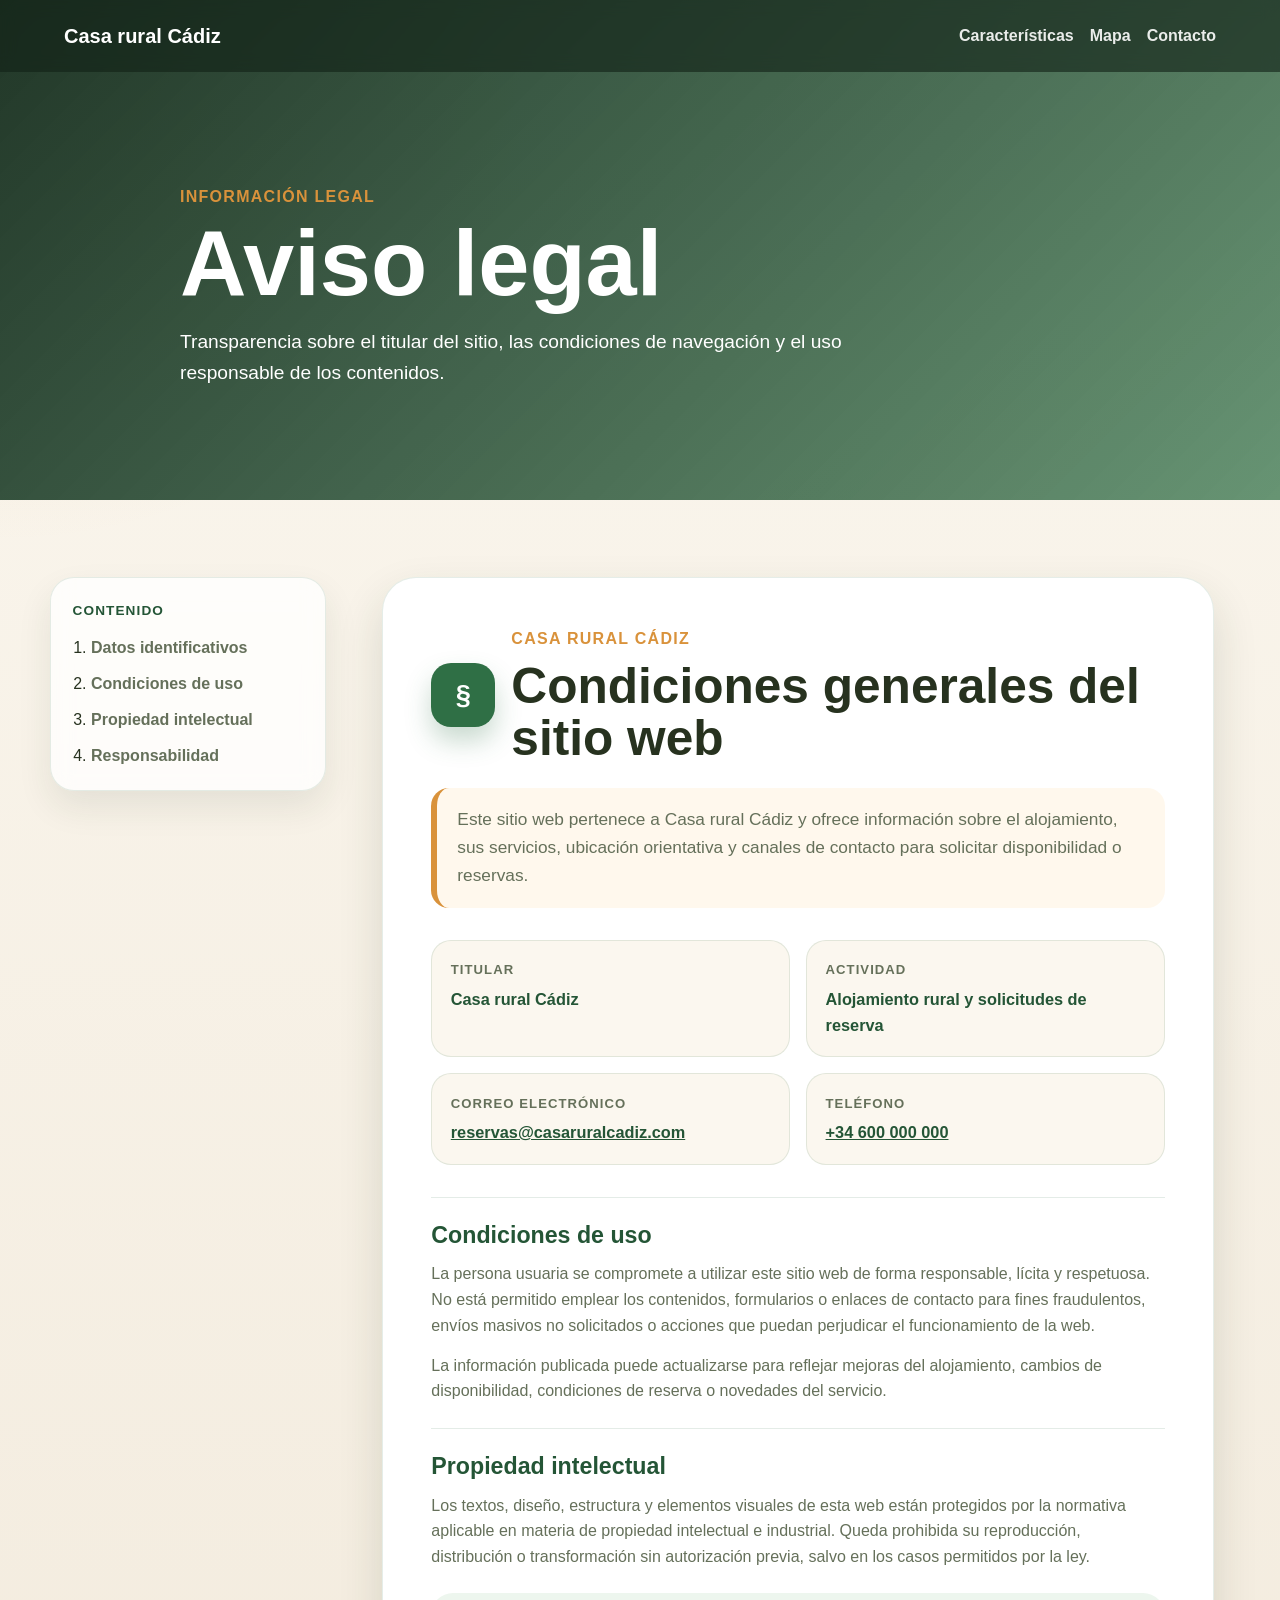
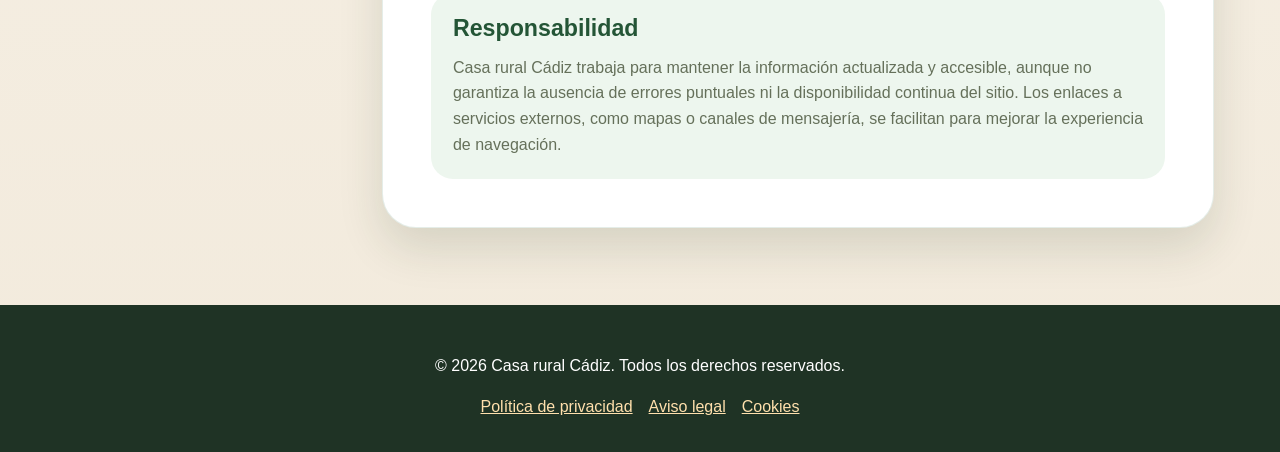
<file: aviso-legal.html>
<!DOCTYPE html>
<html lang="es">
<head>
  <meta charset="UTF-8">
  <meta name="viewport" content="width=device-width, initial-scale=1.0">
  <meta name="description" content="Aviso legal de Casa rural Cádiz con datos identificativos, condiciones de uso, propiedad intelectual y responsabilidad.">
  <title>Aviso legal | Casa rural Cádiz</title>
  <link rel="stylesheet" href="styles.css">
</head>
<body class="legal-page">
  <header class="legal-hero">
    <nav class="navbar legal-navbar" aria-label="Navegación legal">
      <a class="brand" href="index.html">Casa rural Cádiz</a>
      <ul class="nav-links">
        <li><a href="index.html#caracteristicas">Características</a></li>
        <li><a href="index.html#ubicacion">Mapa</a></li>
        <li><a href="index.html#contacto">Contacto</a></li>
      </ul>
    </nav>
    <div class="legal-hero-content">
      <p class="eyebrow">Información legal</p>
      <h1>Aviso legal</h1>
      <p>Transparencia sobre el titular del sitio, las condiciones de navegación y el uso responsable de los contenidos.</p>
    </div>
  </header>

  <main class="legal-layout">
    <aside class="legal-sidebar" aria-label="Índice del aviso legal">
      <p class="sidebar-title">Contenido</p>
      <ol>
        <li><a href="#datos">Datos identificativos</a></li>
        <li><a href="#uso">Condiciones de uso</a></li>
        <li><a href="#propiedad">Propiedad intelectual</a></li>
        <li><a href="#responsabilidad">Responsabilidad</a></li>
      </ol>
    </aside>

    <section class="legal-card" aria-labelledby="aviso-title">
      <div class="legal-card-header">
        <span class="legal-icon" aria-hidden="true">§</span>
        <div>
          <p class="section-kicker">Casa rural Cádiz</p>
          <h2 id="aviso-title">Condiciones generales del sitio web</h2>
        </div>
      </div>

      <p class="legal-intro">Este sitio web pertenece a Casa rural Cádiz y ofrece información sobre el alojamiento, sus servicios, ubicación orientativa y canales de contacto para solicitar disponibilidad o reservas.</p>

      <div class="legal-info-grid" id="datos">
        <article>
          <span>Titular</span>
          <strong>Casa rural Cádiz</strong>
        </article>
        <article>
          <span>Actividad</span>
          <strong>Alojamiento rural y solicitudes de reserva</strong>
        </article>
        <article>
          <span>Correo electrónico</span>
          <strong><a href="mailto:reservas@casaruralcadiz.com">reservas@casaruralcadiz.com</a></strong>
        </article>
        <article>
          <span>Teléfono</span>
          <strong><a href="tel:+34600000000">+34 600 000 000</a></strong>
        </article>
      </div>

      <div class="legal-section" id="uso">
        <h3>Condiciones de uso</h3>
        <p>La persona usuaria se compromete a utilizar este sitio web de forma responsable, lícita y respetuosa. No está permitido emplear los contenidos, formularios o enlaces de contacto para fines fraudulentos, envíos masivos no solicitados o acciones que puedan perjudicar el funcionamiento de la web.</p>
        <p>La información publicada puede actualizarse para reflejar mejoras del alojamiento, cambios de disponibilidad, condiciones de reserva o novedades del servicio.</p>
      </div>

      <div class="legal-section" id="propiedad">
        <h3>Propiedad intelectual</h3>
        <p>Los textos, diseño, estructura y elementos visuales de esta web están protegidos por la normativa aplicable en materia de propiedad intelectual e industrial. Queda prohibida su reproducción, distribución o transformación sin autorización previa, salvo en los casos permitidos por la ley.</p>
      </div>

      <div class="legal-section legal-highlight" id="responsabilidad">
        <h3>Responsabilidad</h3>
        <p>Casa rural Cádiz trabaja para mantener la información actualizada y accesible, aunque no garantiza la ausencia de errores puntuales ni la disponibilidad continua del sitio. Los enlaces a servicios externos, como mapas o canales de mensajería, se facilitan para mejorar la experiencia de navegación.</p>
      </div>
    </section>
  </main>

  <footer class="site-footer">
    <p>&copy; 2026 Casa rural Cádiz. Todos los derechos reservados.</p>
    <ul>
      <li><a href="politica-privacidad.html">Política de privacidad</a></li>
      <li><a href="aviso-legal.html">Aviso legal</a></li>
      <li><a href="cookies.html">Cookies</a></li>
    </ul>
  </footer>
</body>
</html>
</file>
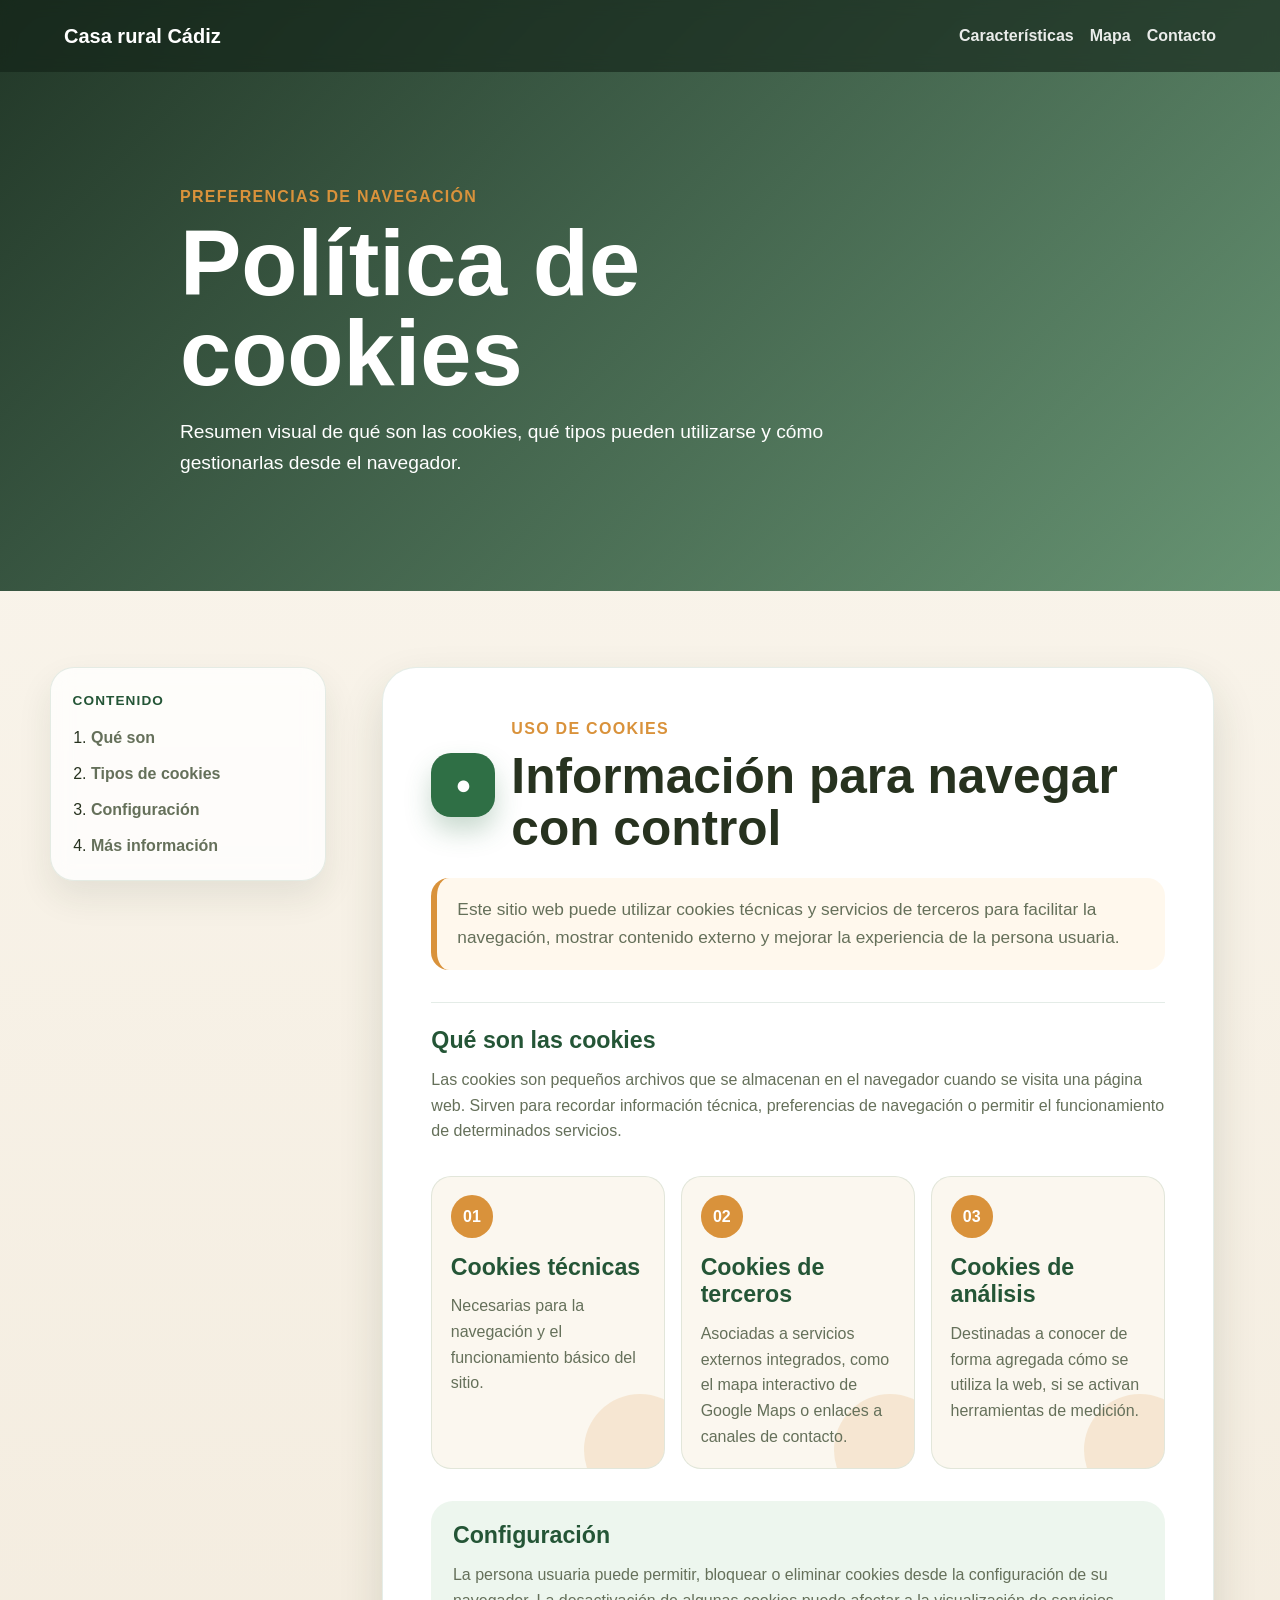
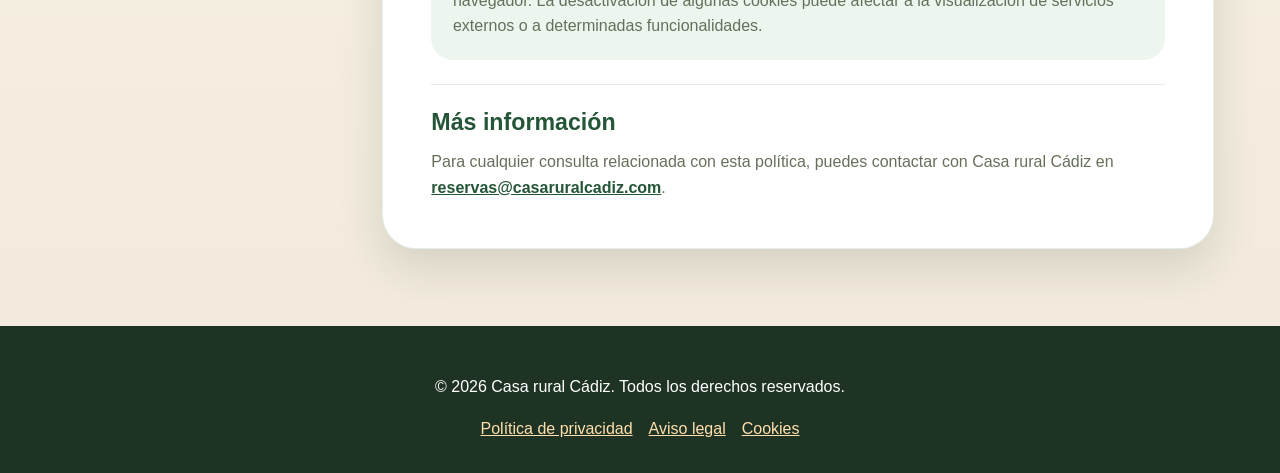
<file: cookies.html>
<!DOCTYPE html>
<html lang="es">
<head>
  <meta charset="UTF-8">
  <meta name="viewport" content="width=device-width, initial-scale=1.0">
  <meta name="description" content="Política de cookies de Casa rural Cádiz con explicación de cookies técnicas, de terceros, análisis y configuración del navegador.">
  <title>Política de cookies | Casa rural Cádiz</title>
  <link rel="stylesheet" href="styles.css">
</head>
<body class="legal-page">
  <header class="legal-hero cookies-hero">
    <nav class="navbar legal-navbar" aria-label="Navegación legal">
      <a class="brand" href="index.html">Casa rural Cádiz</a>
      <ul class="nav-links">
        <li><a href="index.html#caracteristicas">Características</a></li>
        <li><a href="index.html#ubicacion">Mapa</a></li>
        <li><a href="index.html#contacto">Contacto</a></li>
      </ul>
    </nav>
    <div class="legal-hero-content">
      <p class="eyebrow">Preferencias de navegación</p>
      <h1>Política de cookies</h1>
      <p>Resumen visual de qué son las cookies, qué tipos pueden utilizarse y cómo gestionarlas desde el navegador.</p>
    </div>
  </header>

  <main class="legal-layout">
    <aside class="legal-sidebar" aria-label="Índice de cookies">
      <p class="sidebar-title">Contenido</p>
      <ol>
        <li><a href="#que-son">Qué son</a></li>
        <li><a href="#tipos">Tipos de cookies</a></li>
        <li><a href="#configuracion">Configuración</a></li>
        <li><a href="#contacto">Más información</a></li>
      </ol>
    </aside>

    <section class="legal-card" aria-labelledby="cookies-title">
      <div class="legal-card-header">
        <span class="legal-icon" aria-hidden="true">●</span>
        <div>
          <p class="section-kicker">Uso de cookies</p>
          <h2 id="cookies-title">Información para navegar con control</h2>
        </div>
      </div>

      <p class="legal-intro">Este sitio web puede utilizar cookies técnicas y servicios de terceros para facilitar la navegación, mostrar contenido externo y mejorar la experiencia de la persona usuaria.</p>

      <div class="legal-section" id="que-son">
        <h3>Qué son las cookies</h3>
        <p>Las cookies son pequeños archivos que se almacenan en el navegador cuando se visita una página web. Sirven para recordar información técnica, preferencias de navegación o permitir el funcionamiento de determinados servicios.</p>
      </div>

      <div class="cookie-types" id="tipos" aria-label="Tipos de cookies que pueden emplearse">
        <article>
          <span class="cookie-badge">01</span>
          <h3>Cookies técnicas</h3>
          <p>Necesarias para la navegación y el funcionamiento básico del sitio.</p>
        </article>
        <article>
          <span class="cookie-badge">02</span>
          <h3>Cookies de terceros</h3>
          <p>Asociadas a servicios externos integrados, como el mapa interactivo de Google Maps o enlaces a canales de contacto.</p>
        </article>
        <article>
          <span class="cookie-badge">03</span>
          <h3>Cookies de análisis</h3>
          <p>Destinadas a conocer de forma agregada cómo se utiliza la web, si se activan herramientas de medición.</p>
        </article>
      </div>

      <div class="legal-section legal-highlight" id="configuracion">
        <h3>Configuración</h3>
        <p>La persona usuaria puede permitir, bloquear o eliminar cookies desde la configuración de su navegador. La desactivación de algunas cookies puede afectar a la visualización de servicios externos o a determinadas funcionalidades.</p>
      </div>

      <div class="legal-section" id="contacto">
        <h3>Más información</h3>
        <p>Para cualquier consulta relacionada con esta política, puedes contactar con Casa rural Cádiz en <a href="mailto:reservas@casaruralcadiz.com">reservas@casaruralcadiz.com</a>.</p>
      </div>
    </section>
  </main>

  <footer class="site-footer">
    <p>&copy; 2026 Casa rural Cádiz. Todos los derechos reservados.</p>
    <ul>
      <li><a href="politica-privacidad.html">Política de privacidad</a></li>
      <li><a href="aviso-legal.html">Aviso legal</a></li>
      <li><a href="cookies.html">Cookies</a></li>
    </ul>
  </footer>
</body>
</html>
</file>
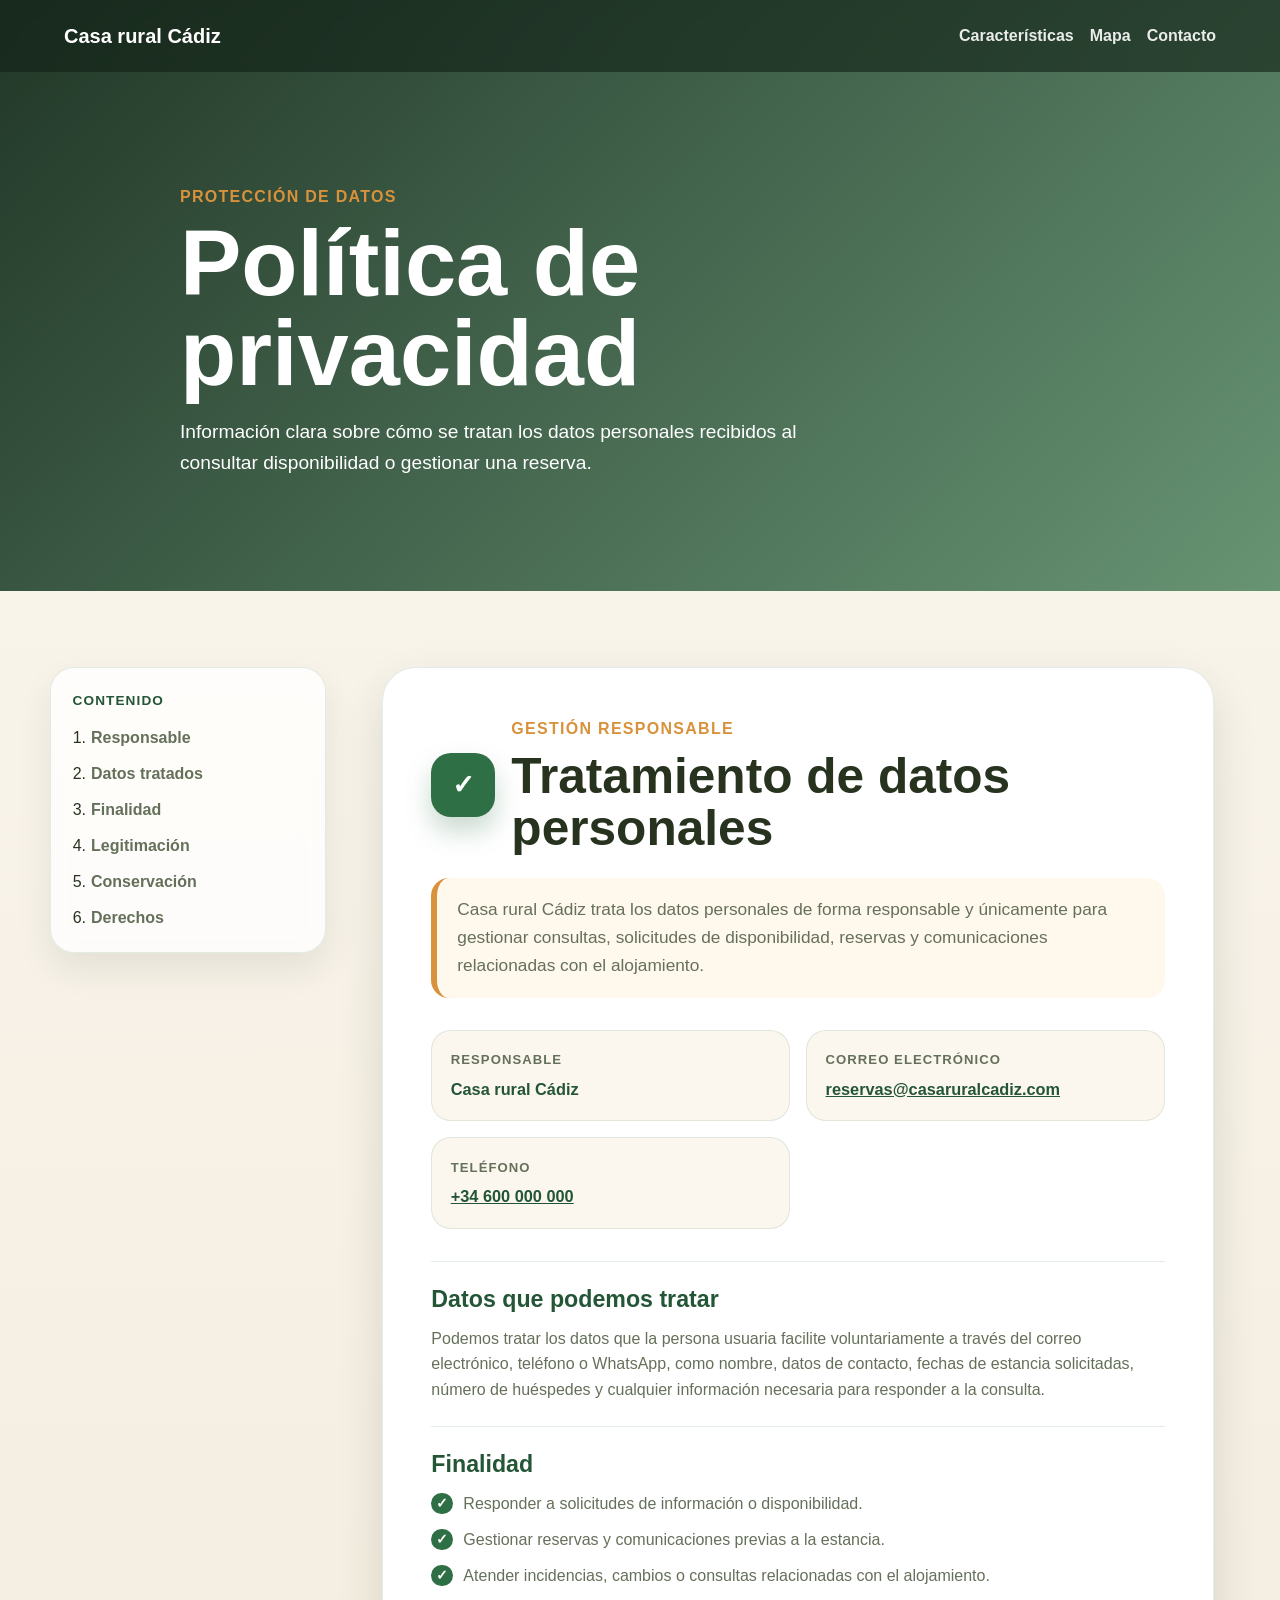
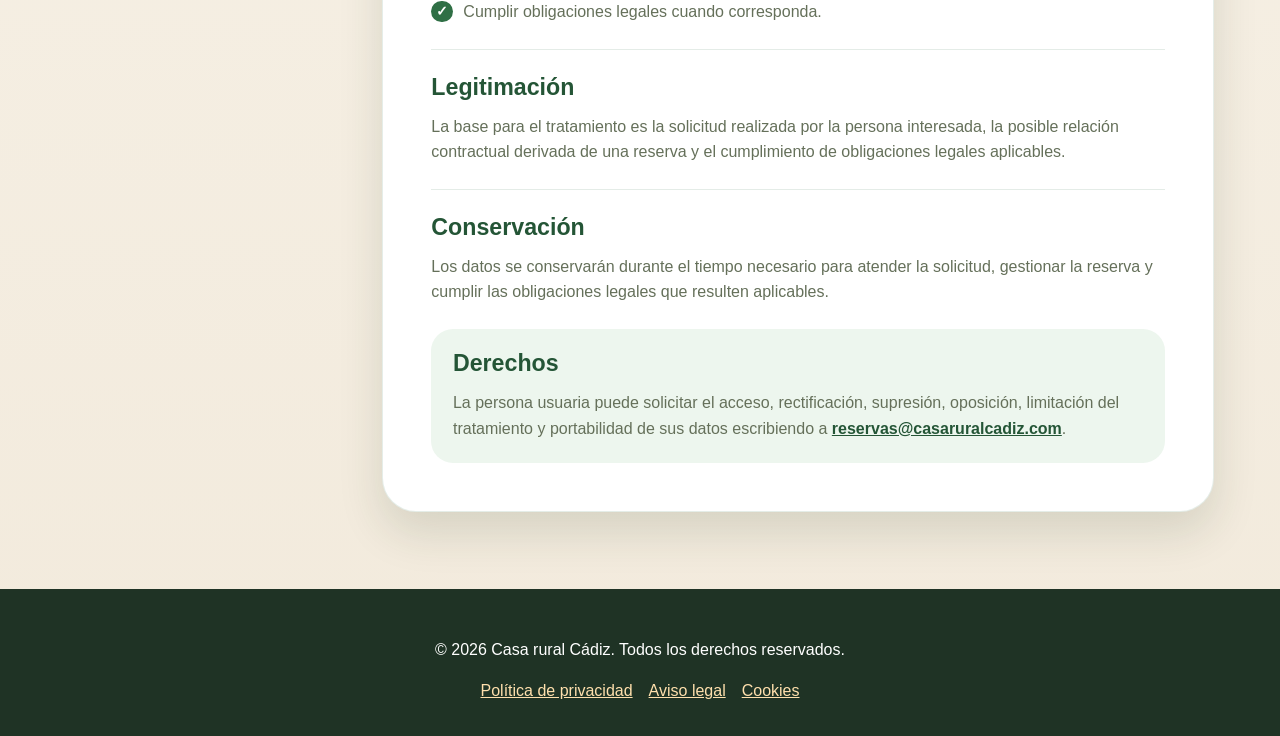
<file: politica-privacidad.html>
<!DOCTYPE html>
<html lang="es">
<head>
  <meta charset="UTF-8">
  <meta name="viewport" content="width=device-width, initial-scale=1.0">
  <meta name="description" content="Política de privacidad de Casa rural Cádiz: responsable, datos tratados, finalidad, legitimación, conservación y derechos.">
  <title>Política de privacidad | Casa rural Cádiz</title>
  <link rel="stylesheet" href="styles.css">
</head>
<body class="legal-page">
  <header class="legal-hero privacy-hero">
    <nav class="navbar legal-navbar" aria-label="Navegación legal">
      <a class="brand" href="index.html">Casa rural Cádiz</a>
      <ul class="nav-links">
        <li><a href="index.html#caracteristicas">Características</a></li>
        <li><a href="index.html#ubicacion">Mapa</a></li>
        <li><a href="index.html#contacto">Contacto</a></li>
      </ul>
    </nav>
    <div class="legal-hero-content">
      <p class="eyebrow">Protección de datos</p>
      <h1>Política de privacidad</h1>
      <p>Información clara sobre cómo se tratan los datos personales recibidos al consultar disponibilidad o gestionar una reserva.</p>
    </div>
  </header>

  <main class="legal-layout">
    <aside class="legal-sidebar" aria-label="Índice de privacidad">
      <p class="sidebar-title">Contenido</p>
      <ol>
        <li><a href="#responsable">Responsable</a></li>
        <li><a href="#datos">Datos tratados</a></li>
        <li><a href="#finalidad">Finalidad</a></li>
        <li><a href="#legitimacion">Legitimación</a></li>
        <li><a href="#conservacion">Conservación</a></li>
        <li><a href="#derechos">Derechos</a></li>
      </ol>
    </aside>

    <section class="legal-card" aria-labelledby="privacidad-title">
      <div class="legal-card-header">
        <span class="legal-icon" aria-hidden="true">✓</span>
        <div>
          <p class="section-kicker">Gestión responsable</p>
          <h2 id="privacidad-title">Tratamiento de datos personales</h2>
        </div>
      </div>

      <p class="legal-intro">Casa rural Cádiz trata los datos personales de forma responsable y únicamente para gestionar consultas, solicitudes de disponibilidad, reservas y comunicaciones relacionadas con el alojamiento.</p>

      <div class="legal-info-grid" id="responsable">
        <article>
          <span>Responsable</span>
          <strong>Casa rural Cádiz</strong>
        </article>
        <article>
          <span>Correo electrónico</span>
          <strong><a href="mailto:reservas@casaruralcadiz.com">reservas@casaruralcadiz.com</a></strong>
        </article>
        <article>
          <span>Teléfono</span>
          <strong><a href="tel:+34600000000">+34 600 000 000</a></strong>
        </article>
      </div>

      <div class="legal-section" id="datos">
        <h3>Datos que podemos tratar</h3>
        <p>Podemos tratar los datos que la persona usuaria facilite voluntariamente a través del correo electrónico, teléfono o WhatsApp, como nombre, datos de contacto, fechas de estancia solicitadas, número de huéspedes y cualquier información necesaria para responder a la consulta.</p>
      </div>

      <div class="legal-section" id="finalidad">
        <h3>Finalidad</h3>
        <ul class="legal-checklist">
          <li>Responder a solicitudes de información o disponibilidad.</li>
          <li>Gestionar reservas y comunicaciones previas a la estancia.</li>
          <li>Atender incidencias, cambios o consultas relacionadas con el alojamiento.</li>
          <li>Cumplir obligaciones legales cuando corresponda.</li>
        </ul>
      </div>

      <div class="legal-section" id="legitimacion">
        <h3>Legitimación</h3>
        <p>La base para el tratamiento es la solicitud realizada por la persona interesada, la posible relación contractual derivada de una reserva y el cumplimiento de obligaciones legales aplicables.</p>
      </div>

      <div class="legal-section" id="conservacion">
        <h3>Conservación</h3>
        <p>Los datos se conservarán durante el tiempo necesario para atender la solicitud, gestionar la reserva y cumplir las obligaciones legales que resulten aplicables.</p>
      </div>

      <div class="legal-section legal-highlight" id="derechos">
        <h3>Derechos</h3>
        <p>La persona usuaria puede solicitar el acceso, rectificación, supresión, oposición, limitación del tratamiento y portabilidad de sus datos escribiendo a <a href="mailto:reservas@casaruralcadiz.com">reservas@casaruralcadiz.com</a>.</p>
      </div>
    </section>
  </main>

  <footer class="site-footer">
    <p>&copy; 2026 Casa rural Cádiz. Todos los derechos reservados.</p>
    <ul>
      <li><a href="politica-privacidad.html">Política de privacidad</a></li>
      <li><a href="aviso-legal.html">Aviso legal</a></li>
      <li><a href="cookies.html">Cookies</a></li>
    </ul>
  </footer>
</body>
</html>
</file>
<file: styles.css>
:root {
  --bg: #fbf7ef;
  --card: #ffffff;
  --text: #27321f;
  --muted: #65705a;
  --primary: #2f6f45;
  --primary-dark: #245536;
  --accent: #d9923b;
  --shadow: 0 20px 45px rgba(37, 55, 31, 0.14);
}

* {
  box-sizing: border-box;
}

html {
  scroll-behavior: smooth;
}

body {
  margin: 0;
  font-family: Arial, Helvetica, sans-serif;
  color: var(--text);
  background: var(--bg);
  line-height: 1.6;
}

img {
  display: block;
  width: 100%;
  height: auto;
}

a {
  color: inherit;
}

.site-header {
  min-height: 86vh;
  color: #fff;
  background:
    linear-gradient(90deg, rgba(20, 44, 29, 0.88), rgba(20, 44, 29, 0.36)),
    url("https://images.unsplash.com/photo-1518732714860-b62714ce0c59?auto=format&fit=crop&w=1800&q=80") center/cover;
}

.navbar {
  display: flex;
  align-items: center;
  justify-content: space-between;
  gap: 1rem;
  padding: 1.25rem clamp(1rem, 5vw, 4rem);
  background: rgba(18, 35, 24, 0.48);
  backdrop-filter: blur(8px);
  position: sticky;
  top: 0;
  z-index: 10;
}

.brand {
  font-size: 1.25rem;
  font-weight: 800;
  text-decoration: none;
}

.nav-links {
  display: flex;
  flex-wrap: wrap;
  justify-content: flex-end;
  gap: 0.35rem 1rem;
  margin: 0;
  padding: 0;
  list-style: none;
}

.nav-links a {
  text-decoration: none;
  font-weight: 700;
  opacity: 0.9;
}

.nav-links a:hover,
.nav-links a:focus {
  color: #ffe0ad;
}

.hero-content {
  width: min(760px, calc(100% - 2rem));
  padding: clamp(5rem, 12vw, 9rem) 0 4rem;
  margin-left: clamp(1rem, 6vw, 5rem);
}

.eyebrow,
.section-kicker {
  margin: 0 0 0.5rem;
  color: var(--accent);
  font-weight: 800;
  letter-spacing: 0.08em;
  text-transform: uppercase;
}

.hero-content h1 {
  margin: 0;
  font-size: clamp(2.5rem, 7vw, 5.5rem);
  line-height: 1.02;
}

.hero-content p:not(.eyebrow) {
  max-width: 650px;
  font-size: 1.2rem;
}

.hero-actions {
  display: flex;
  flex-wrap: wrap;
  gap: 1rem;
  margin-top: 2rem;
}

.button {
  display: inline-flex;
  align-items: center;
  justify-content: center;
  min-height: 48px;
  padding: 0.85rem 1.25rem;
  border-radius: 999px;
  color: #fff;
  font-weight: 800;
  text-decoration: none;
  box-shadow: var(--shadow);
}

.button.primary {
  background: var(--accent);
}

.button.whatsapp {
  background: #25d366;
}

main > section {
  width: min(1120px, calc(100% - 2rem));
  margin: 0 auto;
  padding: clamp(3rem, 7vw, 5rem) 0;
}

.photo-main {
  display: grid;
  grid-template-columns: 0.78fr 1.22fr;
  gap: 2rem;
  align-items: center;
}

.photo-main h2,
.features h2,
.section-heading h2,
.gallery h2,
.reviews h2 {
  margin: 0 0 1rem;
  font-size: clamp(2rem, 4vw, 3rem);
  line-height: 1.1;
}

.photo-main img,
.map-wrapper,
.gallery-grid img,
blockquote {
  border-radius: 24px;
  box-shadow: var(--shadow);
}

.photo-main img {
  height: min(64vh, 560px);
  object-fit: cover;
}

.features-grid,
.reviews-grid {
  display: grid;
  grid-template-columns: repeat(3, 1fr);
  gap: 1rem;
}

.features-grid article {
  padding: 1.25rem;
  border-left: 6px solid var(--accent);
  border-radius: 18px;
  background: var(--card);
  font-size: 1.1rem;
  font-weight: 800;
  box-shadow: var(--shadow);
}

.map-section {
  display: grid;
  grid-template-columns: 0.8fr 1.2fr;
  gap: 2rem;
  align-items: center;
}

.section-heading p:last-child,
.section-text {
  color: var(--muted);
}

.map-wrapper {
  overflow: hidden;
  min-height: 420px;
  background: #d9e7d5;
}

.map-wrapper iframe {
  width: 100%;
  height: 420px;
  border: 0;
}

.gallery-grid {
  display: grid;
  grid-template-columns: repeat(3, 1fr);
  gap: 1rem;
}

.gallery-grid img {
  height: 245px;
  object-fit: cover;
}

blockquote {
  margin: 0;
  padding: 1.5rem;
  background: var(--card);
}

blockquote p {
  margin-top: 0;
}

blockquote footer {
  color: var(--primary-dark);
  font-weight: 800;
}

.site-footer {
  padding: 2rem clamp(1rem, 5vw, 4rem);
  color: #fff;
  background: #1f3325;
  text-align: center;
}

.site-footer ul {
  display: flex;
  flex-wrap: wrap;
  justify-content: center;
  gap: 1rem;
  margin: 1rem 0 0;
  padding: 0;
  list-style: none;
}

.site-footer a {
  color: #ffe0ad;
}

@media (max-width: 900px) {
  .photo-main,
  .map-section {
    grid-template-columns: 1fr;
  }

  .features-grid,
  .gallery-grid,
  .reviews-grid {
    grid-template-columns: repeat(2, 1fr);
  }
}

@media (max-width: 640px) {
  .navbar {
    align-items: flex-start;
    flex-direction: column;
  }

  .nav-links {
    justify-content: flex-start;
  }

  .hero-content {
    margin-left: 1rem;
  }

  .features-grid,
  .gallery-grid,
  .reviews-grid {
    grid-template-columns: 1fr;
  }

  .photo-main img,
  .gallery-grid img,
  .map-wrapper,
  .map-wrapper iframe {
    min-height: 280px;
    height: 280px;
  }
}

.legal-page {
  background:
    radial-gradient(circle at top left, rgba(217, 146, 59, 0.18), transparent 34rem),
    linear-gradient(180deg, #fbf7ef 0%, #f2eadc 100%);
}

.legal-hero {
  min-height: 48vh;
  color: #fff;
  background:
    linear-gradient(135deg, rgba(20, 44, 29, 0.94), rgba(47, 111, 69, 0.72)),
    url("https://images.unsplash.com/photo-1494526585095-c41746248156?auto=format&fit=crop&w=1800&q=80") center/cover;
}

.privacy-hero {
  background:
    linear-gradient(135deg, rgba(20, 44, 29, 0.94), rgba(47, 111, 69, 0.72)),
    url("https://images.unsplash.com/photo-1505693416388-ac5ce068fe85?auto=format&fit=crop&w=1800&q=80") center/cover;
}

.cookies-hero {
  background:
    linear-gradient(135deg, rgba(20, 44, 29, 0.94), rgba(47, 111, 69, 0.72)),
    url("https://images.unsplash.com/photo-1510798831971-661eb04b3739?auto=format&fit=crop&w=1800&q=80") center/cover;
}

.legal-navbar {
  background: rgba(18, 35, 24, 0.62);
}

.legal-hero-content {
  width: min(920px, calc(100% - 2rem));
  margin: 0 auto;
  padding: clamp(4rem, 10vw, 7rem) 0;
}

.legal-hero-content h1 {
  max-width: 780px;
  margin: 0;
  font-size: clamp(2.75rem, 8vw, 5.75rem);
  line-height: 0.98;
}

.legal-hero-content p:not(.eyebrow) {
  max-width: 680px;
  margin-bottom: 0;
  font-size: 1.2rem;
}

.legal-layout {
  display: grid;
  grid-template-columns: minmax(220px, 0.32fr) minmax(0, 1fr);
  gap: clamp(1.25rem, 4vw, 2.5rem);
  width: min(1180px, calc(100% - 2rem));
  margin: 0 auto;
  padding: clamp(2.5rem, 6vw, 5rem) 0;
}

.legal-sidebar {
  position: sticky;
  top: 5.5rem;
  align-self: start;
  padding: 1.35rem;
  border: 1px solid rgba(47, 111, 69, 0.12);
  border-radius: 24px;
  background: rgba(255, 255, 255, 0.78);
  box-shadow: 0 16px 35px rgba(37, 55, 31, 0.09);
  backdrop-filter: blur(10px);
}

.sidebar-title {
  margin: 0 0 0.85rem;
  color: var(--primary-dark);
  font-size: 0.85rem;
  font-weight: 900;
  letter-spacing: 0.08em;
  text-transform: uppercase;
}

.legal-sidebar ol {
  display: grid;
  gap: 0.65rem;
  margin: 0;
  padding-left: 1.15rem;
}

.legal-sidebar a {
  color: var(--muted);
  font-weight: 800;
  text-decoration: none;
}

.legal-sidebar a:hover,
.legal-sidebar a:focus {
  color: var(--primary);
}

.legal-card {
  padding: clamp(1.25rem, 4vw, 3rem);
  border: 1px solid rgba(47, 111, 69, 0.12);
  border-radius: 34px;
  background: var(--card);
  box-shadow: var(--shadow);
}

.legal-card-header {
  display: flex;
  align-items: center;
  gap: 1rem;
  margin-bottom: 1.5rem;
}

.legal-card-header h2 {
  margin: 0;
  font-size: clamp(1.9rem, 4vw, 3.1rem);
  line-height: 1.05;
}

.legal-icon {
  display: inline-grid;
  flex: 0 0 4rem;
  width: 4rem;
  height: 4rem;
  place-items: center;
  border-radius: 20px;
  color: #fff;
  background: var(--primary);
  font-size: 1.7rem;
  font-weight: 900;
  box-shadow: 0 14px 26px rgba(47, 111, 69, 0.26);
}

.legal-intro {
  margin: 0 0 2rem;
  padding: 1.15rem 1.25rem;
  border-left: 6px solid var(--accent);
  border-radius: 18px;
  color: var(--muted);
  background: #fff8ed;
  font-size: 1.08rem;
}

.legal-info-grid,
.cookie-types {
  display: grid;
  grid-template-columns: repeat(2, minmax(0, 1fr));
  gap: 1rem;
  margin: 2rem 0;
}

.legal-info-grid article,
.cookie-types article {
  padding: 1.15rem;
  border: 1px solid rgba(47, 111, 69, 0.12);
  border-radius: 20px;
  background: #fbf7ef;
}

.legal-info-grid span {
  display: block;
  margin-bottom: 0.35rem;
  color: var(--muted);
  font-size: 0.82rem;
  font-weight: 900;
  letter-spacing: 0.08em;
  text-transform: uppercase;
}

.legal-info-grid strong {
  display: block;
  color: var(--primary-dark);
  font-size: 1.02rem;
}

.legal-section {
  padding-top: 1.5rem;
  margin-top: 1.5rem;
  border-top: 1px solid rgba(47, 111, 69, 0.13);
}

.legal-section h3,
.cookie-types h3 {
  margin: 0 0 0.75rem;
  color: var(--primary-dark);
  font-size: 1.45rem;
  line-height: 1.2;
}

.legal-section p {
  margin: 0 0 0.9rem;
  color: var(--muted);
}

.legal-section p:last-child {
  margin-bottom: 0;
}

.legal-highlight {
  padding: 1.35rem;
  border: 0;
  border-radius: 22px;
  background: #edf6ee;
}

.legal-checklist {
  display: grid;
  gap: 0.65rem;
  margin: 0;
  padding: 0;
  list-style: none;
}

.legal-checklist li {
  position: relative;
  padding-left: 2rem;
  color: var(--muted);
}

.legal-checklist li::before {
  position: absolute;
  left: 0;
  top: 0.1rem;
  display: inline-grid;
  width: 1.35rem;
  height: 1.35rem;
  place-items: center;
  border-radius: 50%;
  color: #fff;
  background: var(--primary);
  content: "✓";
  font-size: 0.85rem;
  font-weight: 900;
}

.cookie-types {
  grid-template-columns: repeat(3, minmax(0, 1fr));
}

.cookie-types article {
  position: relative;
  overflow: hidden;
  min-height: 210px;
}

.cookie-types article::after {
  position: absolute;
  right: -2rem;
  bottom: -2.4rem;
  width: 7rem;
  height: 7rem;
  border-radius: 50%;
  background: rgba(217, 146, 59, 0.16);
  content: "";
}

.cookie-badge {
  display: inline-flex;
  align-items: center;
  justify-content: center;
  width: 2.65rem;
  height: 2.65rem;
  margin-bottom: 1rem;
  border-radius: 50%;
  color: #fff;
  background: var(--accent);
  font-weight: 900;
}

.cookie-types p {
  position: relative;
  z-index: 1;
  margin: 0;
  color: var(--muted);
}

.legal-card a {
  color: var(--primary-dark);
  font-weight: 800;
}

@media (max-width: 900px) {
  .legal-layout {
    grid-template-columns: 1fr;
  }

  .legal-sidebar {
    position: static;
  }

  .cookie-types {
    grid-template-columns: 1fr;
  }
}

@media (max-width: 640px) {
  .legal-card-header {
    align-items: flex-start;
    flex-direction: column;
  }

  .legal-info-grid {
    grid-template-columns: 1fr;
  }

  .legal-card {
    border-radius: 24px;
  }
}
</file>
